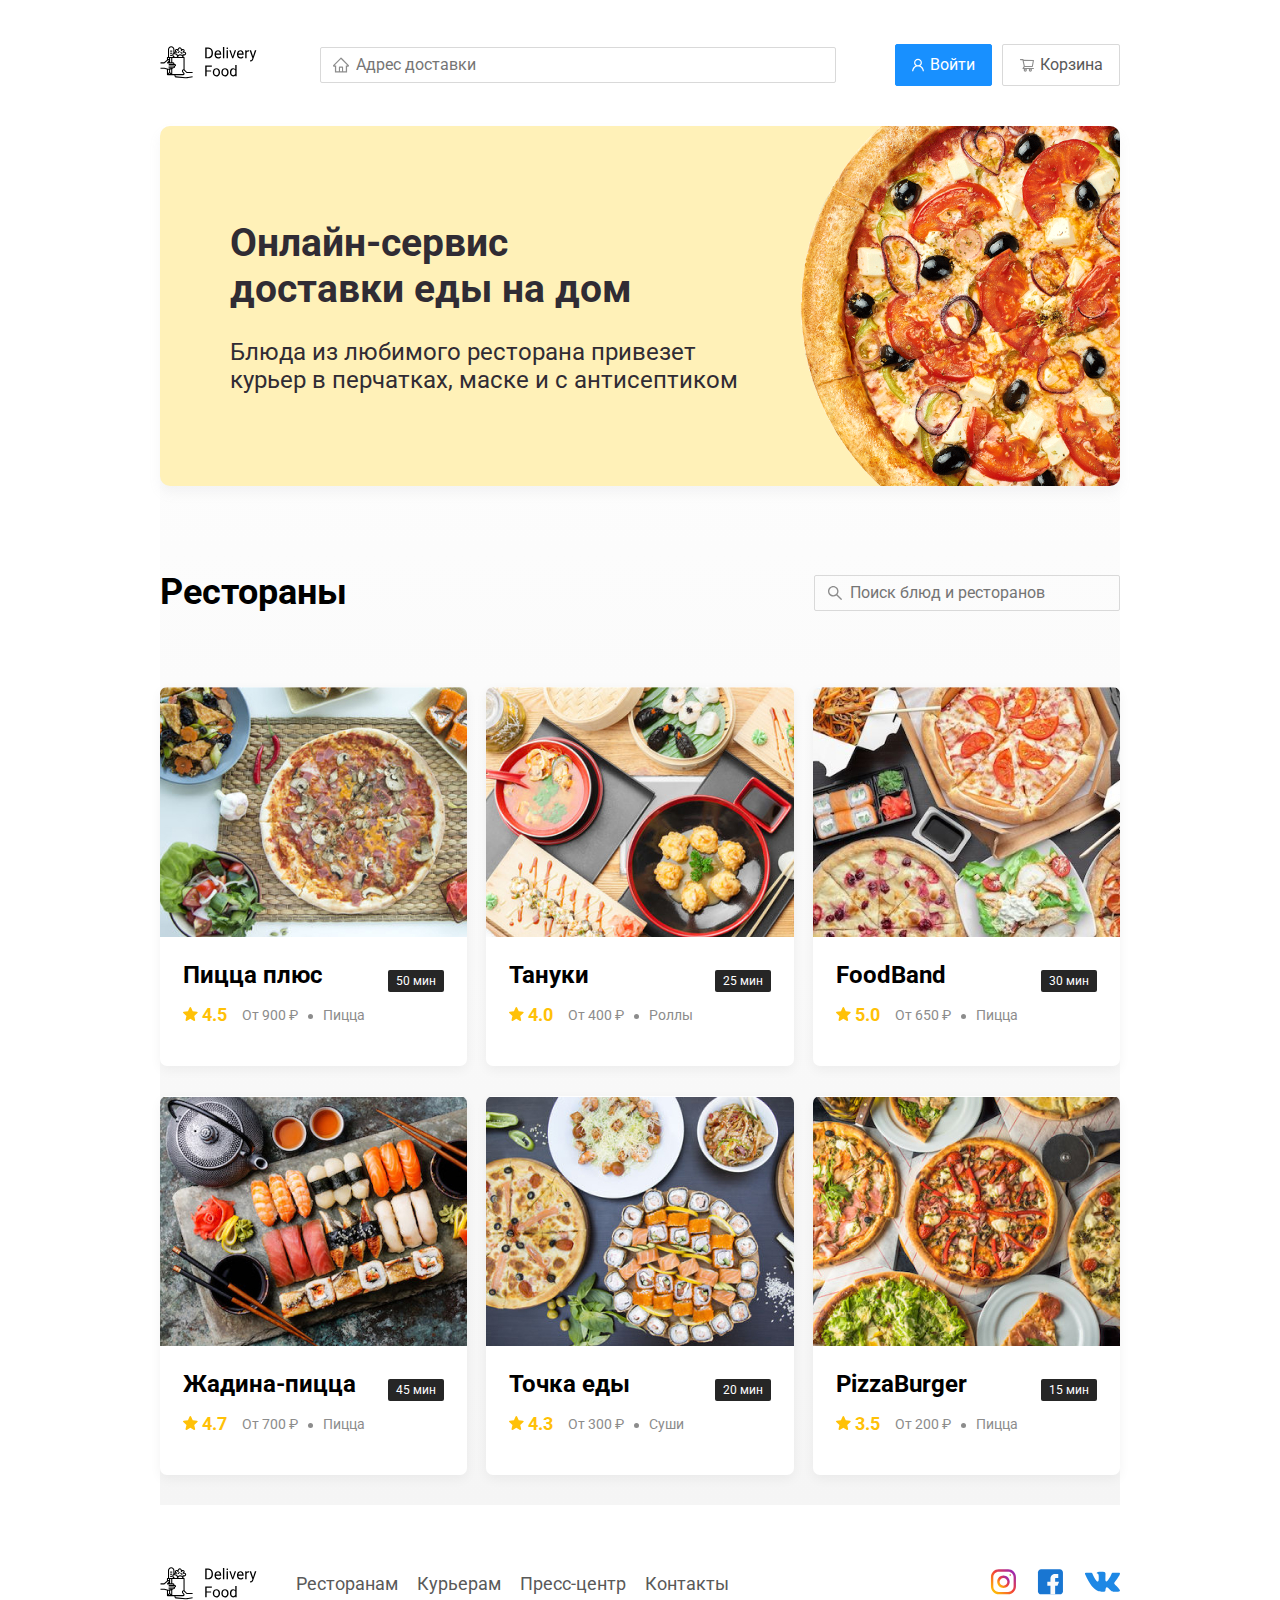
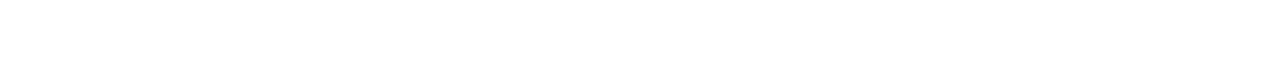
<file: index.html>
<!DOCTYPE html>
<html lang="ru">
<head>
    <meta charset="UTF-8">
    <meta name="viewport" content="width=device-width, initial-scale=1.0">
	<title>Delivery Food</title>
	<link href="https://fonts.googleapis.com/css2?family=Roboto:wght@400;700&display=swap" rel="stylesheet">
	<link rel="stylesheet" href="css/normalize.css">
	<link rel="stylesheet" href="css/animate.css">
	<link rel="stylesheet" href="css/style.css">
</head>
<body>
    <div class="container">
		<header class="header">
			<a href="index.html"><img src="img/logo.svg" alt="logo" class="logo"></a>
			<input type="text" placeholder="Адрес доставки" class="input input-address">
			<div class="buttons">
				<button class="button button-primary">
					<img src="img/user.svg" alt="user" class="button-icon">
					<span class="button-text">Войти</span>
				</button>
				<button class="button">
					<img src="img/shopping-cart.svg" alt="shopping-cart" class="button-icon">
					<span class="button-text">Корзина</span>
				</button>
			</div>
		</header>

		<div class="main">
			<section class="promo">
				<h1 class="promo-title">Онлайн-сервис <br> доставки еды на дом</h1>
				<p class="promo-text">Блюда из любимого ресторана привезет курьер в перчатках, маске и с антисептиком</p>
			</section>
	
			<section class="restaurants">
				<div class="section-heading">
					<h2 class="section-title">Рестораны</h2>
					<input type="text" class="input input-search" placeholder="Поиск блюд и ресторанов">
				</div>
				<div class="cards">
					<div class="card">
						<img src="img/r1.jpg" alt="" class="card-image">
						<div class="card-text">
							<div class="card-heading">
								<h3 class="card-title">Пицца плюс</h3>
								<span class="card-tag tag">50 мин</span>
							</div>
	
							<div class="card-info">
								<div class="rating">
									<img src="img/star.svg" alt="" class="rating-star">
									4.5</div>
								<div class="price">От 900 ₽</div>
								<div class="category">Пицца</div>
							</div>
						</div>
					</div>
	
					<div class="card">
						<img src="img/r2.jpg" alt="" class="card-image">
						<div class="card-text">
							<div class="card-heading">
								<h3 class="card-title">Тануки</h3>
								<span class="card-tag tag">25 мин</span>
							</div>
	
							<div class="card-info">
								<div class="rating">
									<img src="img/star.svg" alt="" class="rating-star">
									4.0</div>
								<div class="price">От 400 ₽</div>
								<div class="category">Роллы</div>
							</div>
						</div>
					</div>
	
					<div class="card">
						<img src="img/r3.jpg" alt="" class="card-image">
						<div class="card-text">
							<div class="card-heading">
								<h3 class="card-title">FoodBand</h3>
								<span class="card-tag tag">30 мин</span>
							</div>
	
							<div class="card-info">
								<div class="rating">
									<img src="img/star.svg" alt="" class="rating-star">
									5.0</div>
								<div class="price">От 650 ₽</div>
								<div class="category">Пицца</div>
							</div>
						</div>
					</div>
	
					<div class="card">
						<img src="img/r4.jpg" alt="" class="card-image">
						<div class="card-text">
							<div class="card-heading">
								<h3 class="card-title">Жадина-пицца</h3>
								<span class="card-tag tag">45 мин</span>
							</div>
	
							<div class="card-info">
								<div class="rating">
									<img src="img/star.svg" alt="" class="rating-star">
									4.7</div>
								<div class="price">От 700 ₽</div>
								<div class="category">Пицца</div>
							</div>
						</div>
					</div>
	
					<a href="restaurant.html" class="card">
						<img src="img/r5.jpg" alt="" class="card-image">
						<div class="card-text">
							<div class="card-heading">
								<h3 class="card-title">Точка еды</h3>
								<span class="card-tag tag">20 мин</span>
							</div>
	
							<div class="card-info">
								<div class="rating">
									<img src="img/star.svg" alt="" class="rating-star">
									4.3</div>
								<div class="price">От 300 ₽</div>
								<div class="category">Суши</div>
							</div>
						</div>
					</a>
	
					<div class="card">
						<img src="img/r6.jpg" alt="" class="card-image">
						<div class="card-text">
							<div class="card-heading">
								<h3 class="card-title">PizzaBurger</h3>
								<span class="card-tag tag">15 мин</span>
							</div>
	
							<div class="card-info">
								<div class="rating">
									<img src="img/star.svg" alt="" class="rating-star">
									3.5</div>
								<div class="price">От 200 ₽</div>
								<div class="category">Пицца</div>
							</div>
						</div>
					</div>
				</div>
			</section>
		</div>

		<footer class="footer">
			<div class="container">
				<div class="footer-block">
					<img src="img/logo.svg" alt="" class="logo footer-logo">
					<nav class="footer-nav">
						<a href="#" class="footer-link">Ресторанам</a>
						<a href="#" class="footer-link">Курьерам</a>
						<a href="#" class="footer-link">Пресс-центр</a>
						<a href="#" class="footer-link">Контакты</a>
					</nav>
					<div class="social-links">
						<a href="#" class="social-link"><img src="img/instagram.svg" alt="instagram"></a>
						<a href="#" class="social-link"><img src="img/facebook.svg" alt="facebook"></a>
						<a href="#" class="social-link"><img src="img/vk.svg" alt="vk"></a>
					</div>
				</div>
			</div>
		</footer>
	</div>
</body>
</html>
</file>
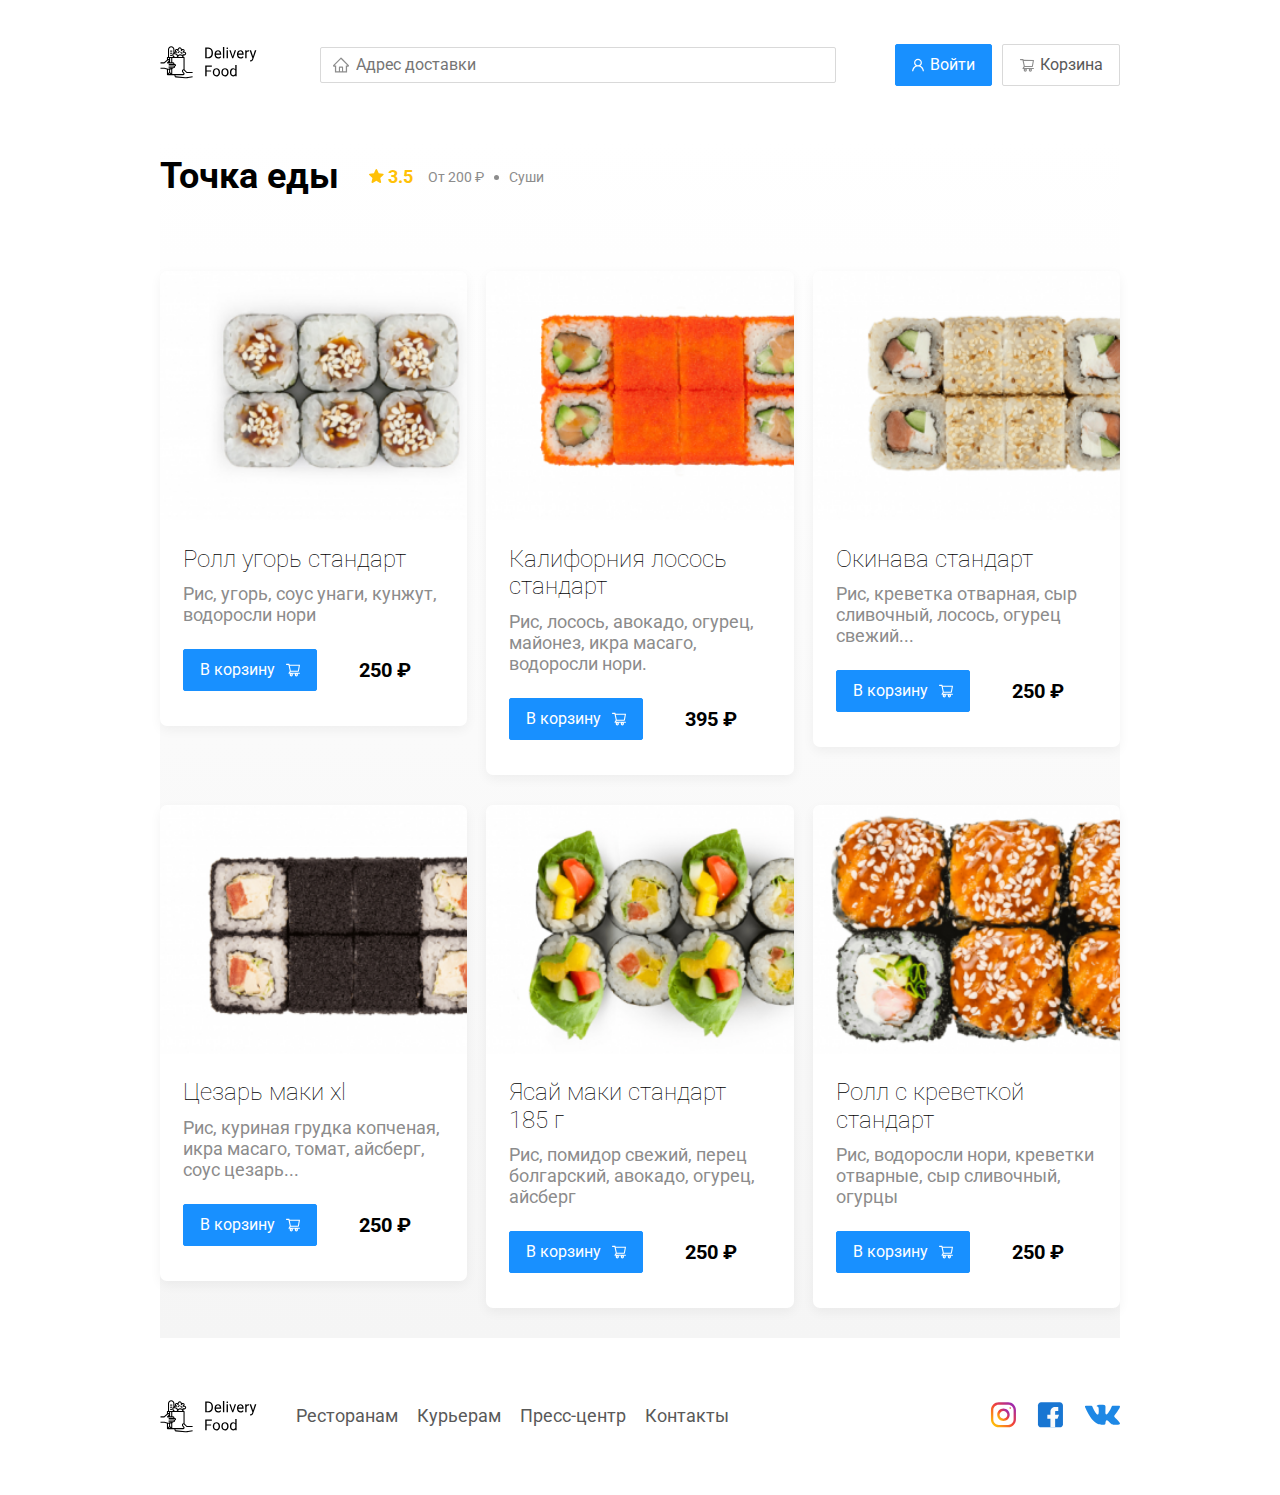
<file: restaurant.html>
<!DOCTYPE html>
<html lang="ru">
<head>
    <meta charset="UTF-8">
    <meta name="viewport" content="width=device-width, initial-scale=1.0">
	<title>PizzaBurger</title>
	<link href="https://fonts.googleapis.com/css2?family=Roboto:wght@400;700&display=swap" rel="stylesheet">
	<link rel="stylesheet" href="css/normalize.css">
	<link rel="stylesheet" href="css/animate.css">
	<link rel="stylesheet" href="css/style.css">
</head>
<body>
    <div class="container">
		<header class="header">
			<a href="index.html" class="animate__animated animate__bounce animate__delay-1s"><img src="img/logo.svg" alt="logo" class="logo"></a>
			<input type="text" placeholder="Адрес доставки" class="input input-address">
			<div class="buttons">
				<button class="button button-primary">
					<img src="img/user.svg" alt="user" class="button-icon">
					<span class="button-text">Войти</span>
				</button>
				<button class="button" id="cart-button">
					<img src="img/shopping-cart.svg" alt="shopping-cart" class="button-icon">
					<span class="button-text">Корзина</span>
				</button>
			</div>
		</header>

		<div class="main">
			<section class="restaurants">
				<div class="section-heading">
					<h2 class="section-title">Точка еды</h2>
					<div class="card-info">
						<div class="rating">
							<img src="img/star.svg" alt="" class="rating-star">
							3.5</div>
						<div class="price">От 200 ₽</div>
						<div class="category">Суши</div>
					</div>
					
				</div>
				<div class="cards">
					<div class="card animate__animated animate__fadeInDown animate__delay-1s">
						<img src="img/s1.png" alt="" class="card-image">
						<div class="card-text">
							<div class="card-heading">
								<h3 class="card-title card-title-reg">Ролл угорь стандарт</h3>
							</div>
							<div class="card-info">
								<div class="ingredients">
									Рис, угорь, соус унаги, кунжут, водоросли нори
								</div>
							</div>	
							<div class="card-buttons">
								<button class="button button-primary">
									<span class="button-card-text">В корзину</span>
									<img src="img/shopping-cart-white.svg" alt="shopping-cart" class="button-card-image">
								</button>
								<div class="card-price-bold">250 ₽</div>
							</div>					
						</div>
					</div>

					<div class="card animate__animated animate__fadeInDown animate__delay-1s">
						<img src="img/s2.png" alt="" class="card-image">
						<div class="card-text">
							<div class="card-heading">
								<h3 class="card-title card-title-reg">Калифорния лосось стандарт</h3>
							</div>
							<div class="card-info">
								<div class="ingredients">
									Рис, лосось, авокадо, огурец, майонез, икра масаго, водоросли нори.
								</div>
							</div>	
							<div class="card-buttons">
								<button class="button button-primary">
									<span class="button-card-text">В корзину</span>
									<img src="img/shopping-cart-white.svg" alt="shopping-cart" class="button-card-image">
								</button>
								<div class="card-price-bold">395 ₽</div>
							</div>					
						</div>
					</div>

					<div class="card animate__animated animate__fadeInDown animate__delay-1s">
						<img src="img/s3.png" alt="" class="card-image">
						<div class="card-text">
							<div class="card-heading">
								<h3 class="card-title card-title-reg">Окинава стандарт</h3>
							</div>
							<div class="card-info">
								<div class="ingredients">
									Рис, креветка отварная, сыр сливочный, лосось, огурец свежий...
								</div>
							</div>	
							<div class="card-buttons">
								<button class="button button-primary">
									<span class="button-card-text">В корзину</span>
									<img src="img/shopping-cart-white.svg" alt="shopping-cart" class="button-card-image">
								</button>
								<div class="card-price-bold">250 ₽</div>
							</div>					
						</div>
					</div>

					<div class="card animate__animated animate__fadeInUp animate__delay-1s">
						<img src="img/s4.png" alt="" class="card-image">
						<div class="card-text">
							<div class="card-heading">
								<h3 class="card-title card-title-reg">Цезарь маки хl</h3>
							</div>
							<div class="card-info">
								<div class="ingredients">
									Рис, куриная грудка копченая, икра масаго, томат, айсберг, соус цезарь...
								</div>
							</div>	
							<div class="card-buttons">
								<button class="button button-primary">
									<span class="button-card-text">В корзину</span>
									<img src="img/shopping-cart-white.svg" alt="shopping-cart" class="button-card-image">
								</button>
								<div class="card-price-bold">250 ₽</div>
							</div>					
						</div>
					</div>

					<div class="card animate__animated animate__fadeInUp animate__delay-1s">
						<img src="img/s5.png" alt="" class="card-image">
						<div class="card-text">
							<div class="card-heading">
								<h3 class="card-title card-title-reg">Ясай маки стандарт 185 г</h3>
							</div>
							<div class="card-info">
								<div class="ingredients">
									Рис, помидор свежий, перец болгарский, авокадо, огурец, айсберг
								</div>
							</div>	
							<div class="card-buttons">
								<button class="button button-primary">
									<span class="button-card-text">В корзину</span>
									<img src="img/shopping-cart-white.svg" alt="shopping-cart" class="button-card-image">
								</button>
								<div class="card-price-bold">250 ₽</div>
							</div>					
						</div>
					</div>

					<div class="card animate__animated animate__fadeInUp animate__delay-1s">
						<img src="img/s6.png" alt="" class="card-image">
						<div class="card-text">
							<div class="card-heading">
								<h3 class="card-title card-title-reg">Ролл с креветкой стандарт</h3>
							</div>
							<div class="card-info">
								<div class="ingredients">
									Рис, водоросли нори, креветки отварные, сыр сливочный, огурцы
								</div>
							</div>	
							<div class="card-buttons">
								<button class="button button-primary">
									<span class="button-card-text">В корзину</span>
									<img src="img/shopping-cart-white.svg" alt="shopping-cart" class="button-card-image">
								</button>
								<div class="card-price-bold">250 ₽</div>
							</div>					
						</div>
					</div>
				</div>
			</section>
		</div>

		<footer class="footer">
			<div class="container">
				<div class="footer-block">
					<img src="img/logo.svg" alt="" class="logo footer-logo">
					<nav class="footer-nav">
						<a href="#" class="footer-link">Ресторанам</a>
						<a href="#" class="footer-link">Курьерам</a>
						<a href="#" class="footer-link">Пресс-центр</a>
						<a href="#" class="footer-link">Контакты</a>
					</nav>
					<div class="social-links">
						<a href="#" class="social-link"><img src="img/instagram.svg" alt="instagram"></a>
						<a href="#" class="social-link"><img src="img/facebook.svg" alt="facebook"></a>
						<a href="#" class="social-link"><img src="img/vk.svg" alt="vk"></a>
					</div>
				</div>
			</div>
		</footer>

		<div class="modal">
			<div class="modal-dialog">
				<div class="modal-header">
					<h3 class="modal-title">Корзина</h3>
					<button class="close">&times;</button>
				</div>
				<div class="modal-body">
					<div class="food-row">
						<span class="food-name">Ролл угорь стандарт</span>
						<strong class="food-price">250 ₽</strong>
						<div class="food-counter">
							<button class="counter-button">-</button>
							<span class="counter">1</span>
							<button class="counter-button">+</button>
						</div>
					</div>
					<div class="food-row">
						<span class="food-name">Ролл угорь стандарт</span>
						<strong class="food-price">250 ₽</strong>
						<div class="food-counter">
							<button class="counter-button">-</button>
							<span class="counter">1</span>
							<button class="counter-button">+</button>
						</div>
					</div>
					<div class="food-row">
						<span class="food-name">Ролл угорь стандарт</span>
						<strong class="food-price">250 ₽</strong>
						<div class="food-counter">
							<button class="counter-button">-</button>
							<span class="counter">1</span>
							<button class="counter-button">+</button>
						</div>
					</div>
					<div class="food-row">
						<span class="food-name">Ролл угорь стандарт</span>
						<strong class="food-price">250 ₽</strong>
						<div class="food-counter">
							<button class="counter-button">-</button>
							<span class="counter">1</span>
							<button class="counter-button">+</button>
						</div>
					</div>
					<div class="food-row">
						<span class="food-name">Ролл угорь стандарт</span>
						<strong class="food-price">250 ₽</strong>
						<div class="food-counter">
							<button class="counter-button">-</button>
							<span class="counter">1</span>
							<button class="counter-button">+</button>
						</div>
					</div>
				</div>
				
				<div class="modal-footer">
					<span class="modal-pricetag">1250 ₽</span>
					<div class="footer-buttons">
						<button class="button button-primary">Оформить заказ</button>
						<button class="button">Отмена</button>
					</div>
				</div>
			</div>
		</div>
	</div>
	<script src="js/main.js"></script>
	<script src="js/wow.min.js"></script>
</body>
</html>
</file>
<file: css/style.css>
* {
    box-sizing: border-box;
}

body {
    background-color: #fff;
    font-family: 'Roboto', sans-serif;
    padding-top: 44px;
}

.container {
    max-width: 1200px;
    margin: auto;
}

.header {
    display: flex;
    align-items: center;
    justify-content: space-between;
    margin-bottom: 40px;
}

.input {
    background: #FFFFFF;
    border: 1px solid #D9D9D9;
    border-radius: 2px; 
    font-size: 16px;
    padding: 8px;
    padding-left: 35px;
}

.input-address {
    flex: 0.8; 
    background: url(../img/home.svg) no-repeat;  
    background-position: left 11px center; 
}

.input-search {
    width: 306px;
    background: url(../img/search.svg) no-repeat;  
    background-position: left 11px center;
    margin-left: auto;
}
.buttons {
    display: flex;
    align-items: center;
}

.button {
    display: flex;
    align-items: center;
    padding: 8px 16px;
    background: #FFFFFF;
    border: 1px solid #D9D9D9;
    box-shadow: 0px 0px 2px rgba(0, 0, 0, 0.0015);
    border-radius: 2px;
    color: #595959;
    font-size: 16px;
    line-height: 24px;
}

.button-primary {
    background: #1890FF;
    border: 1px solid #1890FF;
    color: #fff;
    margin-right: 10px;
}

.button-icon {
    margin-right: 6px;
}

.button-card-text {
    margin-right: 10px;
}

.main {
    background: linear-gradient(180deg, rgba(245, 245, 245, 0) 1.04%, #F5F5F5 100%);
}

.promo {
    box-shadow: 0px 7px 12px rgba(158, 158, 163, 0.1);
    background: #FFF1B8 url(../img/pizza.png) no-repeat top 50px right -100px / 800px;
    border-radius: 10px;
    padding: 68px 70px;
    margin-bottom: 56px;
}

.promo-title {
    font-size: 39px;
    line-height: 46px;
    font-weight: 700;
    color: #302C34
}

.promo-text {
    max-width: 540px;
    font-size: 24px;
    line-height: 28px;
    color: #302C34
}

.section-heading {
    display: flex;
    align-items: center;
    margin-bottom: 44px;
}

.section-title {
    font-size: 36px;
    font-weight: 700;
    color: #000000;
    margin-right: 30px;
}

.cards {
    display: flex;
    flex-wrap: wrap;
    align-items: flex-start;
    justify-content: space-between;
}

.card {
    background: #fff;
    box-shadow: 0px 4px 12px rgba(0, 0, 0, 0.05);
    border-radius: 7px;
    overflow: hidden;
    margin-bottom: 30px;
    flex-basis: 32%;
    text-decoration: none;
    color: #000;
    
}

.card-image {
    width: 384px;
    height: 250px;
    object-fit: cover;
}

.card-text {
    padding: 20px 23px 35px 23px;
}

.card-heading {
    display: flex;
    align-items: center;
    justify-content: space-between;
}

.card-title {
    margin: 0;
    font-weight: 700;
    font-size: 24px;
    margin-bottom: 10px;
}

.card-title-reg {
    font-weight: 40;
}

.card-tag {
    font-size: 12px;
    color: #fff;
    background-color: #262626;
    border-radius: 2px;
    padding: 1px 8px;
    line-height: 20px;
}

.card-info {
    display: flex;
    align-items: center;    
}

.card-buttons {
    display: flex;
    align-items: center;
    margin-top: 24px;
}

.card-price-bold {
    font-size: 20px;
    line-height: 32px;
    font-weight: 700;
    margin-left: 32px;
}

.rating {
    margin-right: 26px;
    color: #ffc107;
    font-weight: 700;
    font-size: 18px;
    line-height: 32px;
}

.price, .category {
    color: #8C8C8C;
    font-size: 18px;
    line-height: 32px;
}

.price {
    margin-right: 10px;
}

.ingredients {
    font-size: 18px;
    line-height: 21px;
    color: #8C8C8C;
}

.price:after {
    content: "";
    width: 5px;
    height: 5px;
    background-color: #8C8C8C;
    display: inline-block;
    vertical-align: middle;
    border-radius: 50%;
    margin-left: 10px;
}

.footer {
    padding: 60px 0;
}

.footer-block {
    display: flex;
    align-items: center;
    justify-content: space-between;
}

.footer-link {
    display: inline-block;
    color: #595959;
    text-decoration: none;
    font-size: 18px;
}

.footer-link:not(:last-child) {
    margin-right: 15px;
}

.footer-nav {
    margin-left: 35px;
    margin-right: auto;
}

.social-links {
    display: flex;
    align-items: center;
}

.social-link:not(:last-child) {
    margin-right: 21px;
}

.modal {
    display: none;
    position: fixed;
    left: 0;
    top: 0;
    width: 100%;
    height: 100%;
    background: rgba(0, 0, 0, 0.4);
}

.is-open {
    display: flex;
}

.modal-dialog {
    margin: auto;
    max-width: 780px;
    width: 95%;
    background: #FFFFFF;
    border-radius: 5px;
    padding: 40px 45px;
}

.modal-header {
    display: flex;
    align-items: center;
    justify-content: space-between;
    margin-bottom: 45px;
}

.modal-title {
    margin: 0;
    font-weight: 700;
    font-size: 36px;
    line-height: 42px;
}

.close {
    font-size: 36px;
    border: none;
    background-color: transparent;
}

.food-row {
    display: flex;
    align-items: center;
    justify-content: space-between;
    padding-bottom: 8px;
    border-bottom: 1px solid #d9d9d9;
    margin-bottom: 15px;
}

.food-price {
    margin-left: auto;
    margin-right: 47px;
    font-weight: 700;
    font-size: 20px;
    line-height: 32px;
}

.food-name {
    font-size: 18px;
    line-height: 32px;
}

.food-counter {
    display: flex;
    align-items: center;
}
.counter-button {
    display: flex;
    align-items: center;
    justify-content: center;
    width: 39px;
    height: 32px;
    background: #FFFFFF;
    border: 1px solid #40A9FF;
    box-sizing: border-box;
    border-radius: 2px;
    font-size: 14px;
    line-height: 22px;
    color: #40A9FF;
}

.counter {
    font-size: 16px;
    line-height: 24px;
    margin-left: 10px;
    margin-right: 10px;
}

.modal-footer {
    display: flex;
    align-items: center;
    justify-content: space-between;
}

.footer-buttons {
    display: flex;
    align-items: center;
}

.modal-body {
    margin-bottom: 52px;
}

.modal-pricetag {
    background: #262626;
    border-radius: 5px;
    color: #fff;
    padding: 15px 20px;
    font-size: 20px;
    line-height: 23px;
}
@media (max-width: 1366px) {
    .container {
        max-width: 960px;
    }
    .promo {
        background-position: center right -300px;
        background-size: 750px;
    }

    .rating {
        margin-right: 15px;
    }

    .category, .price {
        font-size: 14px;
    }
}

@media (max-width: 992px) {
    .container {
        max-width: 750px;
    }

    .promo {
        padding: 50px;
        background-size: 500px;
        background-position: center right -200px;
    }

    .promo-text {
        font-size: 18px;
        max-width: 400px;
    }

    .card {
        flex-basis: 45%;
    }

    .footer-link {
        font-size: 16px;
    }
}

@media (max-width: 768px) {
    .container {
        max-width: 560px;
    }

    .card-info {
        flex-wrap: wrap;
    }
    
    .card .rating {
        flex-basis: 100%;
    }
    
    .card-title {
        font-size: 18px;
    }

    .promo-title {
        font-size: 24px;
        line-height: 1.4;
    }

    .promo {
        background-size: 400px;
        background-position: bottom 50px right -200px;
    }

    .promo-text {
        margin-top: 0;
    }
}

@media (max-width: 578px) {
    .container {
        width: 90%;
    }

    .header {
        flex-wrap: wrap;
    }
    
    .input-address {
        margin-top: 15px;
        order: 5;
        flex: 1;
    }

    .promo {
        background-image: none;
    }

    .promo-title {
        margin-bottom: 10px;
    }

    .section-title {
        font-size: 20px;
    }

    .card {
        flex-basis: 100%;
    }

    .card-image {
        display: block;
        margin: 0 auto;
    }
    
    .footer-nav {
        margin-left: 0;
        order: 0;
        display: flex;
        flex-direction: column;
    }

    .footer {
        padding: 60px 0;
    }

    .footer-block {
        align-items: flex-start;
    }

    .footer-logo {
        margin-right: 15px;
        order: 1;
    }

    .social-links {
        order: 2;
    }
}

@media (max-width: 480px) {
    .button-text {
        display: none;
    }
    
    .button {
        min-height: 40px;
    }
    
    .button-icon {
        margin: 0;
    }
    .promo {
        padding: 20px;
    }

    .section-heading {
        flex-wrap: wrap;
    }

    .footer-block {
        flex-wrap: wrap;   
        flex-direction: column; 
        align-items: center;
        justify-content: center;
    }

    .footer-logo {
        order: 0;
        margin-bottom: 20px;
    }

    .footer-nav {
        margin: 0 auto;
        margin-bottom: 20px;
        text-align: center;
    }

    .footer-link:not(:last-child) {
        margin-right: 0;
    }
}
</file>
